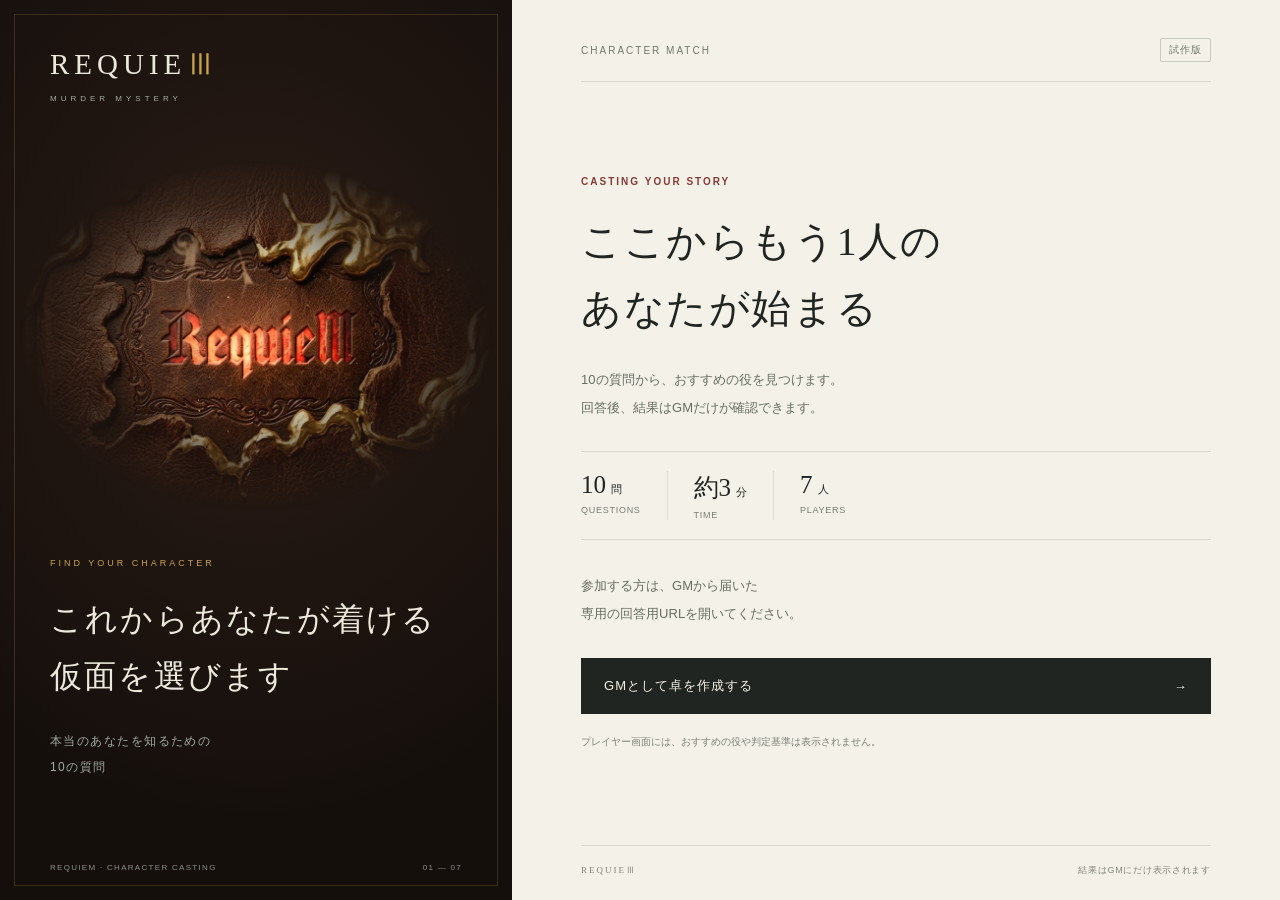
<file: index.html>
<!DOCTYPE html>
<html lang="ja"><head><meta charset="utf-8"><meta name="viewport" content="width=device-width,initial-scale=1">
<title>REQUIEⅢ | キャラクター診断</title>
<meta name="description" content="10の質問から、あなたに合う役を見つける。診断結果はGMだけに。">
<meta name="robots" content="noindex,nofollow"><meta name="referrer" content="same-origin">
<link rel="icon" href="favicon.svg" type="image/svg+xml"><link rel="stylesheet" href="assets/style.css">
</head><body data-page="home"><noscript><p style="padding:20px">JavaScriptを有効にしてご利用ください。</p></noscript>
<script src="assets/config.js"></script><script src="assets/app.js"></script></body></html>
</file>
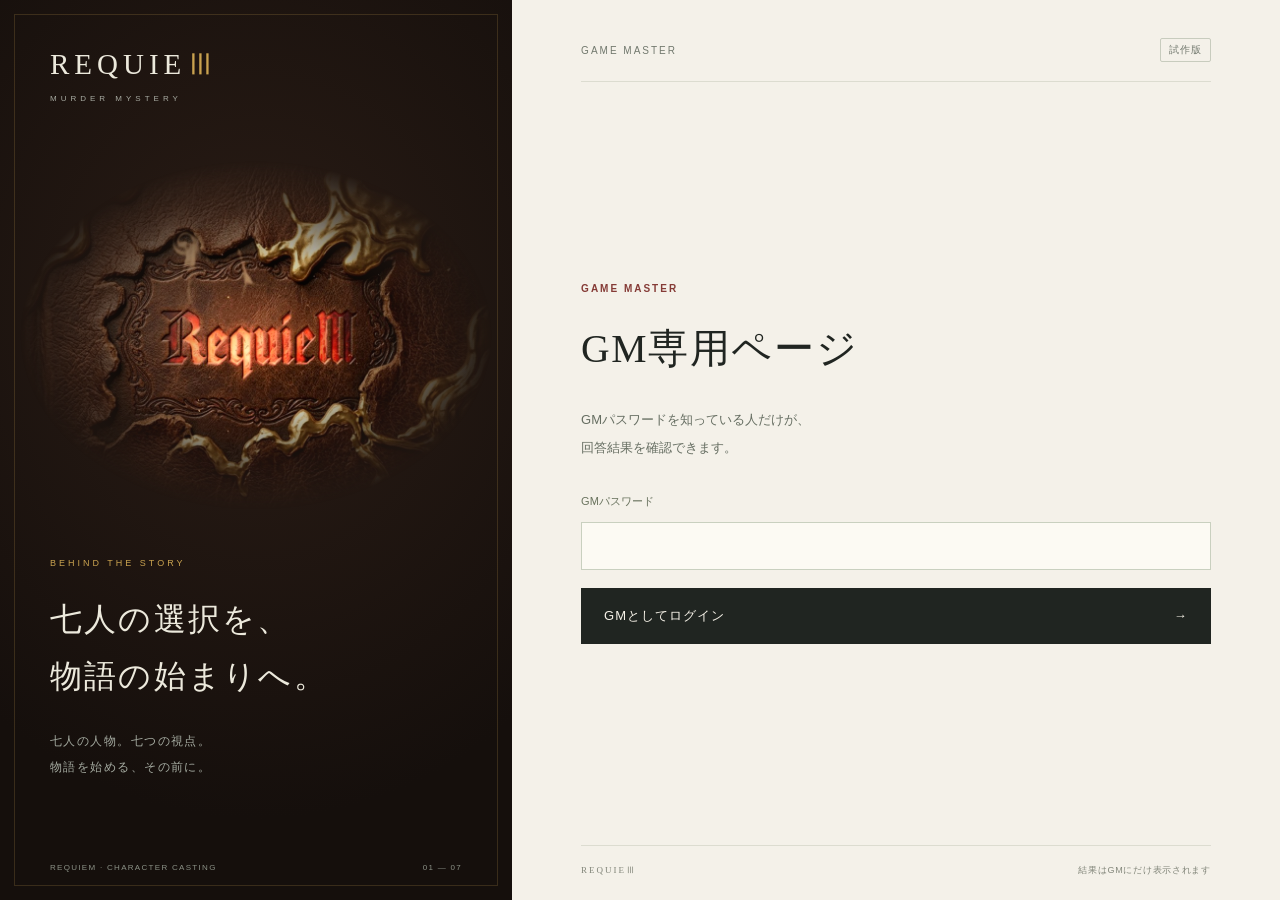
<file: gm.html>
<!DOCTYPE html>
<html lang="ja"><head><meta charset="utf-8"><meta name="viewport" content="width=device-width,initial-scale=1">
<title>REQUIEⅢ | キャラクター診断</title>
<meta name="description" content="10の質問から、あなたに合う役を見つける。診断結果はGMだけに。">
<meta name="robots" content="noindex,nofollow"><meta name="referrer" content="same-origin">
<link rel="icon" href="favicon.svg" type="image/svg+xml"><link rel="stylesheet" href="assets/style.css">
</head><body data-page="gm"><noscript><p style="padding:20px">JavaScriptを有効にしてご利用ください。</p></noscript>
<script src="assets/config.js"></script><script src="assets/app.js"></script><script src="assets/qr.js"></script><script src="assets/gm.js"></script></body></html>
</file>
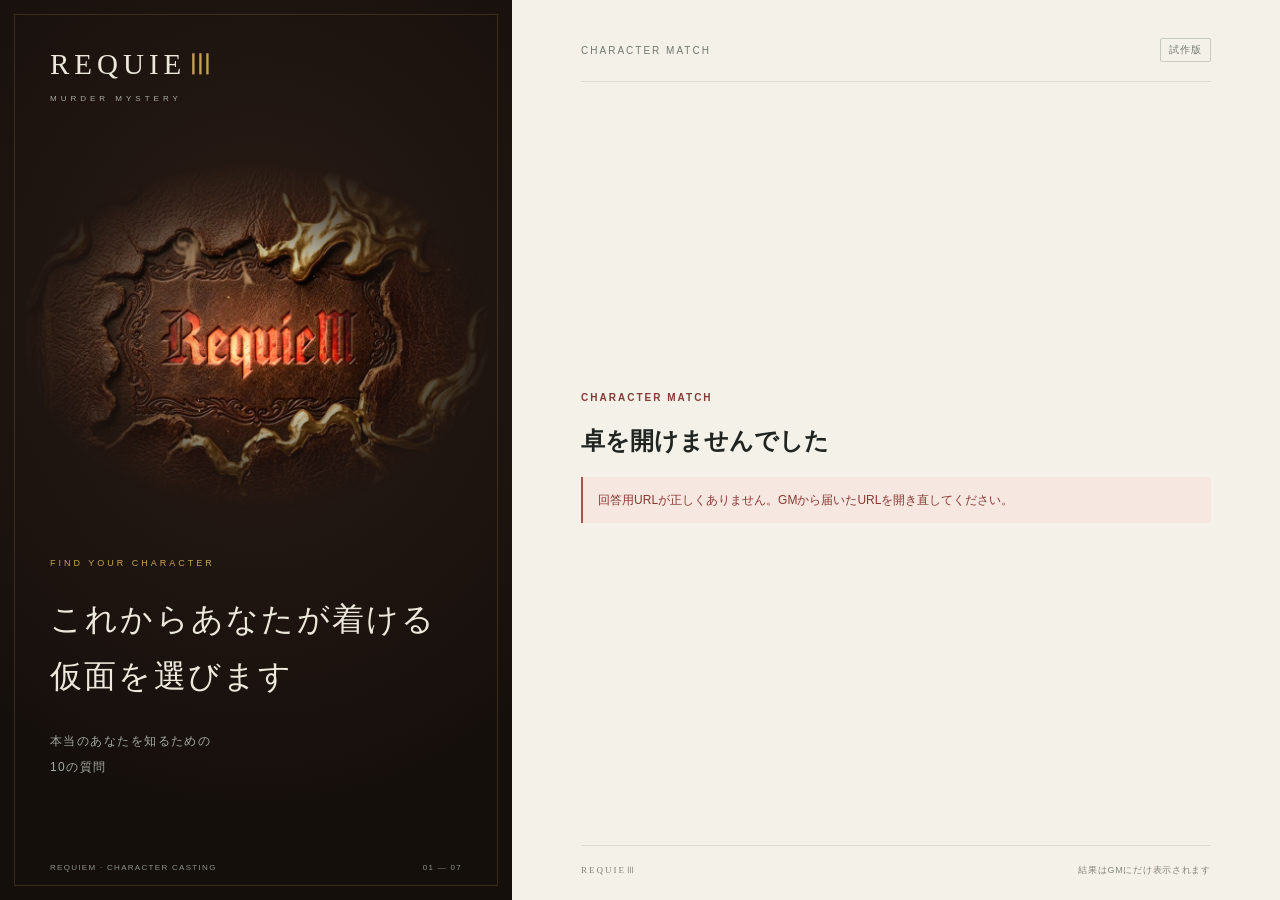
<file: play.html>
<!DOCTYPE html>
<html lang="ja"><head><meta charset="utf-8"><meta name="viewport" content="width=device-width,initial-scale=1">
<title>REQUIEⅢ | キャラクター診断</title>
<meta name="description" content="10の質問から、あなたに合う役を見つける。診断結果はGMだけに。">
<meta name="robots" content="noindex,nofollow"><meta name="referrer" content="same-origin">
<link rel="icon" href="favicon.svg" type="image/svg+xml"><link rel="stylesheet" href="assets/style.css">
</head><body data-page="play"><noscript><p style="padding:20px">JavaScriptを有効にしてご利用ください。</p></noscript>
<script src="assets/config.js"></script><script src="assets/app.js"></script></body></html>
</file>
<file: assets/style.css>
:root{--ink:#202521;--muted:#777c73;--paper:#f4f1e9;--gold:#ac9466;--line:#dcdcd0;--red:#853b36}*{box-sizing:border-box}body{margin:0;background:var(--paper);color:var(--ink);font-family:'Helvetica Neue','Hiragino Kaku Gothic ProN','Yu Gothic',Meiryo,sans-serif;-webkit-font-smoothing:antialiased}button,a{-webkit-tap-highlight-color:transparent}button{font:inherit;cursor:pointer}button:focus-visible,a:focus-visible,summary:focus-visible{outline:3px solid #aa773f;outline-offset:5px}button:disabled{cursor:default;opacity:.38}a{color:inherit}.layout{display:grid;grid-template-columns:40% 60%;min-height:100svh}.story{background:radial-gradient(120% 80% at 50% 35%,#2a1c15 0%,#150f0c 70%);color:#ece9dc;padding:45px 50px 28px;display:flex;flex-direction:column;position:relative;overflow:hidden}.story:before{content:'';position:absolute;inset:14px;border:1px solid #c9a24f33;pointer-events:none}.brand{font-family:Georgia,'Times New Roman',serif;font-size:29px;letter-spacing:5px;text-decoration:none;z-index:1;width:max-content}.brand span{color:#c9a24f;letter-spacing:1px}.brand small{display:block;font:8px Arial,sans-serif;letter-spacing:4px;margin-top:9px;color:#a7aaa1}.story-center{margin:auto 0;padding:32px 0 46px}.cover-title{width:calc(100% + 60px);max-width:520px;margin:-10px -30px 26px;position:relative}.cover-title img{display:block;width:100%;height:auto;-webkit-mask-image:radial-gradient(ellipse closest-side at 50% 47%,#000 22%,rgba(0,0,0,.72) 48%,rgba(0,0,0,.3) 74%,transparent 100%);mask-image:radial-gradient(ellipse closest-side at 50% 47%,#000 22%,rgba(0,0,0,.72) 48%,rgba(0,0,0,.3) 74%,transparent 100%);filter:saturate(1.05) contrast(1.05)}.cover-title:after{content:'';position:absolute;left:30%;right:30%;top:33%;bottom:45%;background:radial-gradient(closest-side,#ff5a2a33,transparent);mix-blend-mode:screen;pointer-events:none;animation:ember 4s ease-in-out infinite}@keyframes ember{0%,100%{opacity:.5}50%{opacity:1}}.overline{font-size:9px;letter-spacing:3px;color:#c9a24f;margin:0 0 23px}h1{font-family:'Yu Mincho','Hiragino Mincho ProN',serif;font-weight:400;font-size:clamp(24px,2.5vw,38px);line-height:1.8;letter-spacing:.07em;margin:0}.story-description{font-size:12px;line-height:2.2;letter-spacing:.12em;color:#a4aaa0;margin:22px 0 0}.story-bottom{display:flex;justify-content:space-between;color:#8b9186;font-size:8px;letter-spacing:1.3px;gap:10px}main{padding:38px clamp(28px,5.4vw,88px) 23px;display:flex;flex-direction:column;min-width:0}.topbar{display:flex;align-items:center;justify-content:space-between;border-bottom:1px solid var(--line);padding-bottom:19px;font-size:10px;letter-spacing:2px;color:#72796e}.edition{font-size:10px;letter-spacing:1px;border:1px solid #c8ccbe;border-radius:2px;padding:4px 8px}#app{width:100%;max-width:650px;margin:auto;outline:none;padding:48px 0}footer{display:flex;justify-content:space-between;border-top:1px solid var(--line);padding-top:18px;gap:10px;font-size:9px;color:#818579;letter-spacing:.08em}footer span:first-child{font-family:Georgia;letter-spacing:2px}.eyebrow{color:var(--red);font-size:10px;font-weight:600;letter-spacing:2px;margin:0 0 22px}.intro h2,.result h2{font-family:'Yu Mincho','Hiragino Mincho ProN',serif;font-size:clamp(30px,3.1vw,42px);font-weight:400;letter-spacing:.04em;line-height:1.7;margin:0 0 22px}.lead{font-size:13px;line-height:2.15;color:#666e62;margin-bottom:30px}.facts{display:flex;border-top:1px solid var(--line);border-bottom:1px solid var(--line);padding:19px 0;margin:0 0 32px;gap:0}.fact{padding:0 26px;border-right:1px solid var(--line)}.fact:first-child{padding-left:0}.fact:last-child{border:0}.fact strong{font:25px Georgia;margin-right:5px}.fact span{font-size:11px}.fact small{display:block;color:var(--muted);font-size:9px;margin-top:6px;letter-spacing:.08em}.primary{background:var(--ink);color:#f6f2e8;border:1px solid var(--ink);padding:18px 22px;width:100%;display:flex;align-items:center;justify-content:space-between;font-size:13px;letter-spacing:.08em;min-height:56px;transition:background .2s}.primary:hover:not(:disabled){background:#3a4639}.arrow{font-size:20px;font-weight:300;line-height:1}.note{font-size:10px;line-height:1.9;color:#7c8177;margin:18px 0 0}.progress-meta{display:flex;justify-content:space-between;font-size:10px;letter-spacing:2px;color:#6e776a;margin-bottom:11px}.progress-meta strong{font-family:Georgia;font-size:18px;font-weight:400;color:var(--ink)}.progress{display:flex;gap:5px;margin-bottom:32px}.progress i{display:block;flex:1;height:2px;background:#d8dccf}.progress i.done{background:var(--gold)}.question h2{font-family:'Yu Mincho','Hiragino Mincho ProN',serif;font-size:clamp(24px,2.4vw,31px);line-height:1.75;font-weight:400;margin:0 0 10px;letter-spacing:.02em;white-space:pre-line}.hint{font-size:11px;color:#7a8175;margin:0 0 26px;line-height:1.8}.options{display:grid;gap:10px;border:0;padding:0;margin:0}.option{display:flex;align-items:center;text-align:left;width:100%;gap:15px;background:transparent;border:1px solid #d2d5c8;padding:17px 18px;min-height:66px;transition:background .15s,border-color .15s;color:var(--ink);font-size:12px;line-height:1.8}.option:hover{background:#ecece1;border-color:#a8b29e}.option[aria-pressed=true]{border-color:#61755a;background:#e8ecdf}.option .letter{font:13px Georgia;color:#87917e}.option .check{margin-left:auto;flex-shrink:0;width:17px;height:17px;border:1px solid #b6bcac;border-radius:50%}.option[aria-pressed=true] .check{background:#61755a;border-color:#61755a;position:relative}.option[aria-pressed=true] .check:after{content:'';position:absolute;width:7px;height:3px;border-bottom:1px solid white;border-left:1px solid white;transform:rotate(-45deg);left:4px;top:5px}.navigation{display:grid;grid-template-columns:90px 1fr;gap:22px;margin-top:28px;align-items:center}.back{background:none;border:0;color:#737b6e;text-align:left;font-size:11px;padding:14px 0}.navigation .primary{padding:15px 20px;min-height:52px}.result .eyebrow{margin-bottom:12px}.result h2{font-size:27px;margin-bottom:23px}.character-card{border:1px solid #b4b799;position:relative;padding:30px 28px;background:linear-gradient(135deg,#eeeee1,#f9f6ec)}.character-card:before{content:'✦';font-size:32px;color:#ad9869;position:absolute;right:24px;top:23px}.character-number{font:10px Georgia;letter-spacing:2px;color:#86866e;margin:0 0 22px}.character-word{font-family:'Yu Mincho',serif;font-size:14px;color:#73795f;letter-spacing:.12em;margin:0 0 9px}.character-name{font-family:'Yu Mincho',serif;font-size:clamp(26px,3vw,38px);font-weight:400;margin:0 0 6px;line-height:1.6}.character-latin{font-size:9px;color:#8d8c72;letter-spacing:3px;margin:0 0 20px}.tags{display:flex;flex-wrap:wrap;gap:6px;margin-bottom:18px}.tag{font-size:10px;border:1px solid #cdd0bb;padding:5px 10px;color:#6b745e}.description{font-size:12px;line-height:2;margin:0}.reasons{margin:25px 0}.reasons h3{font-size:11px;letter-spacing:.1em;font-weight:500;color:#6c755f;margin:0 0 12px}.reasons p{font-size:11px;line-height:2;margin:6px 0;padding-left:15px;border-left:2px solid #b6bc9d}.secondary{border:1px solid #bbc1b1;background:transparent;font-size:11px;padding:14px 20px;width:100%;color:#59634f;margin-top:10px;min-height:46px}.secondary:hover{background:#e7eadd}.copy-status{font-size:11px;line-height:1.8;color:#67735b;margin:10px 0 0;min-height:20px}.other{margin:24px 0;border-top:1px solid var(--line);border-bottom:1px solid var(--line);padding:16px 0}.other summary{font-size:11px;color:#67715b;cursor:pointer}.other p{font-size:12px;margin:16px 0 0;line-height:2}.other p small{display:block;font-size:10px;color:#7b8171}.tie{font-size:11px;line-height:2;color:#666f5e;background:#e9ecdf;padding:15px;margin:16px 0}.copy-fallback{width:100%;background:#fffaf0;border:1px solid var(--line);font-size:12px;line-height:1.8;padding:12px;margin-top:10px;color:var(--ink);resize:vertical}.sr-only{position:absolute;width:1px;height:1px;padding:0;margin:-1px;overflow:hidden;clip:rect(0,0,0,0);white-space:nowrap;border:0}@media(min-width:1500px){.story{padding-left:70px;padding-right:70px}main{padding-left:100px;padding-right:100px}}@media(max-width:800px){.layout{grid-template-columns:34% 66%}.story{padding:32px 25px}.brand{font-size:23px;letter-spacing:3px}.cover-title{max-width:100%}h1{font-size:25px}.story-bottom{font-size:6px;flex-direction:column}.overline{font-size:7px;letter-spacing:1.5px}main{padding:30px 30px 22px}.fact{padding:0 18px}}@media(max-width:600px){.layout{display:block}.story{padding:25px 26px 27px}.story:before{inset:9px}.brand{font-size:22px;letter-spacing:4px}.brand small{font-size:6px;letter-spacing:3px;margin-top:6px}.story-center{padding:0;margin:24px 0 0;position:relative}.cover-title{width:calc(100% + 40px);max-width:400px;margin:-14px -20px 4px}.story-center .overline{font-size:7px;margin-bottom:12px;letter-spacing:2px}h1{font-size:25px;line-height:1.7;letter-spacing:.07em}h1 br:nth-child(2){display:none}.story-description{font-size:11px;line-height:2;margin-top:12px}.story-bottom{display:none}main{padding:22px 25px;min-height:calc(100svh - 220px)}.topbar{font-size:8px;padding-bottom:13px}.edition{font-size:8px}#app{padding:32px 0;max-width:500px}.intro h2{font-size:31px}.lead{font-size:12px}.facts{margin-bottom:26px}.fact{padding:0 23px}.fact strong{font-size:24px}.fact small{font-size:8px}.question h2{font-size:25px}.progress{margin-bottom:24px}.option{padding:14px 15px;min-height:64px;font-size:12px;gap:12px}.navigation{margin-top:23px;gap:16px}.character-card{padding:27px 22px}.character-name{font-size:30px}footer{font-size:8px}.result h2{font-size:25px}}@media(prefers-reduced-motion:no-preference){#app>section{animation:appear .25s ease-out}@keyframes appear{from{opacity:0;transform:translateY(6px)}to{opacity:1;transform:translateY(0)}}}
.link-button{text-decoration:none}.field-label{display:block;font-size:11px;color:#69735e;margin:0 0 10px;line-height:1.8}.text-input{width:100%;font:inherit;font-size:13px;background:#fcfaf3;color:var(--ink);border:1px solid #c9d0bf;padding:15px 16px;margin-bottom:18px;border-radius:0;min-height:48px}.text-input:focus{outline:2px solid #9aa584;outline-offset:2px}.error{font-size:12px;line-height:1.9;color:#8b3833;background:#f6e7e1;border-left:2px solid #a0564c;padding:12px 15px}.submitted-mark{font:24px Georgia;color:#748564;border:1px solid #a6b293;width:57px;height:57px;border-radius:50%;display:grid;place-items:center;margin-bottom:24px}.question:focus{outline:none}.gm-heading{font-family:'Yu Mincho','Hiragino Mincho ProN',serif;font-size:32px;font-weight:400;line-height:1.8;margin:0 0 22px}.gm-home .lead{font-size:12px}.room-list{margin-top:35px}.room-list h3,.gm-settings h3,.results-header h3{font-size:12px;font-weight:500;letter-spacing:.05em}.room-item{display:flex;justify-content:space-between;align-items:center;gap:15px;width:100%;padding:20px 0;text-align:left;background:none;border:0;border-bottom:1px solid var(--line);color:var(--ink);font-size:13px}.room-item small{font-size:10px;color:#758068;flex-shrink:0}.gm-title-row{display:flex;justify-content:space-between;gap:20px;align-items:center}.gm-title-row h2{font-size:28px;word-break:break-word}.gm-title-row .eyebrow{margin:15px 0 6px}.count{font:36px Georgia;color:#68735b;white-space:nowrap}.count small{font-size:14px;color:#8d947f}.share-box{background:#e9ecdf;border:1px solid #d2d9c5;padding:20px;margin-bottom:25px}.share-box .text-input{font-size:11px;margin-bottom:0}.share-box .secondary{margin-top:9px}.share-box .note{margin-top:12px}.results-header{display:flex;align-items:center;justify-content:space-between;gap:15px}.empty-results{border-top:1px solid var(--line);border-bottom:1px solid var(--line);padding:37px 15px;text-align:center;color:#7b836f;font-size:14px}.empty-results small{display:block;margin-top:12px;font-size:10px}.animal-row{padding:19px 0;border-top:1px solid var(--line);display:flex;align-items:center;justify-content:space-between;gap:16px}.animal-row:last-child{border-bottom:1px solid var(--line)}.player-name{font-size:12px;word-break:break-word}.animal-pair{display:flex;gap:9px;flex-shrink:0}.animal{font-family:'Yu Mincho',serif;font-size:18px;display:grid;place-items:center;min-width:92px;background:#e8ecdf;border:1px solid #d0d7c4;padding:14px 10px;white-space:nowrap}.update-status{font-size:9px;margin:10px 0 25px;text-align:right}.gm-settings{margin-top:28px;border-top:1px solid var(--line);padding-top:20px}.gm-settings summary{font-size:11px;color:#748066;cursor:pointer}.gm-settings h3{margin:25px 0 12px}.gm-settings .note{margin-top:12px}.rules-scroll{overflow-x:auto}.rules-table{width:100%;border-collapse:collapse;font-size:10px;margin:18px 0;white-space:nowrap}.rules-table th{font-weight:400;text-align:left;padding:12px 8px;border-bottom:1px solid var(--line);color:#67725d}.rules-table td{text-align:center;border-bottom:1px solid var(--line);padding:10px}.rules-table input,.toggle-line input{accent-color:#61755a;width:16px;height:16px;cursor:pointer}.toggle-line{font-size:11px;display:flex;align-items:center;gap:10px;line-height:1.8;margin:15px 0}.gm-room>.back{margin-bottom:8px}.gm-room .copy-status{margin-top:15px}@media(max-width:600px){.animal{min-width:73px;font-size:16px;padding:12px 8px}.animal-pair{gap:6px}.animal-row{gap:12px}.share-box{padding:16px}.gm-heading{font-size:29px}.rules-table th{padding:12px 5px}.rules-table td{padding:10px 5px}.progress-meta{font-size:8px;letter-spacing:1px}.count{font-size:30px}}
@media(prefers-reduced-motion:reduce){.cover-title:after{animation:none}}
.intro h2 br.sp{display:none}@media(max-width:600px){.intro h2 br.sp{display:inline}}
</file>
